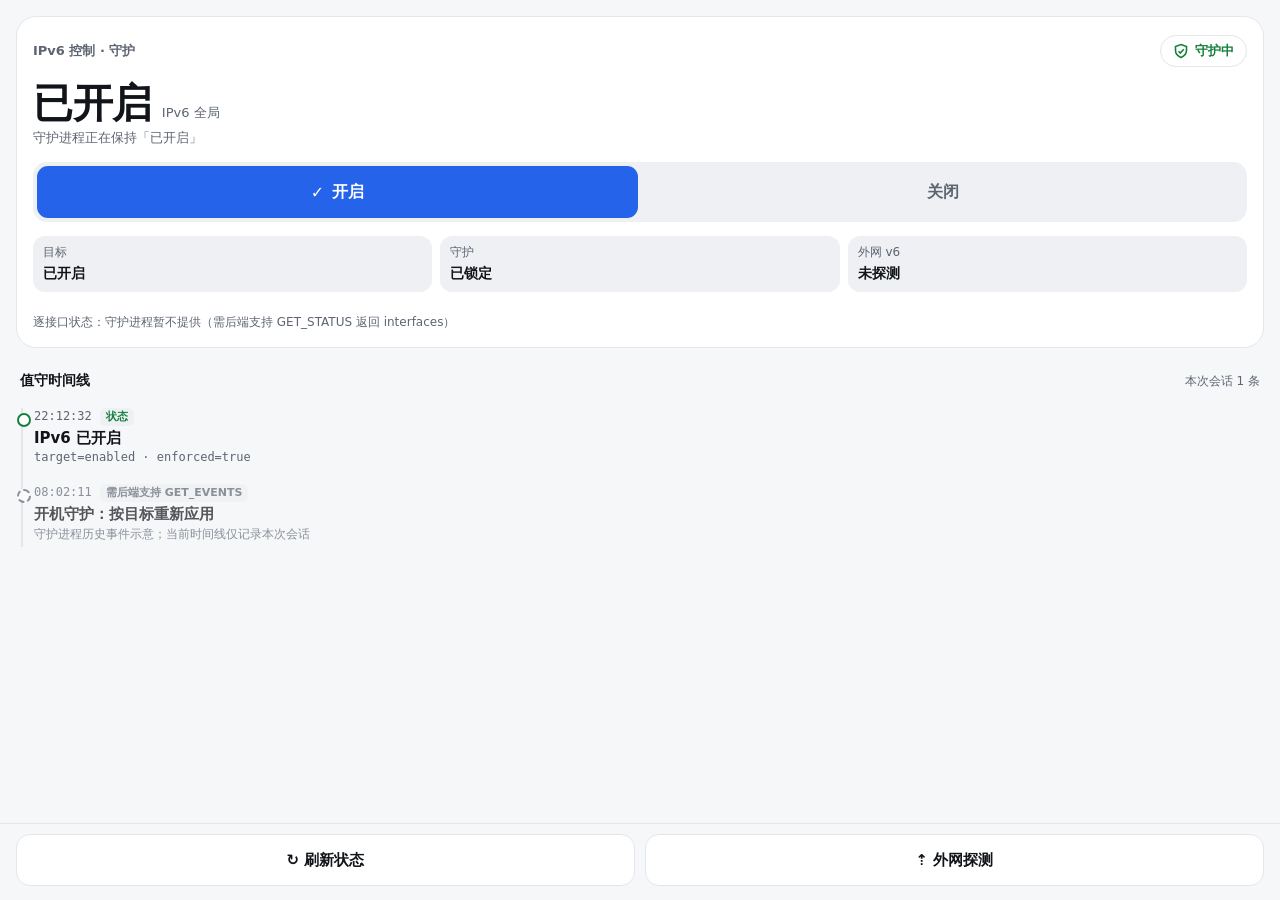
<file: design/index.html>
<!doctype html><html lang="zh-CN"><head><meta charset="utf-8"><meta name="viewport" content="width=device-width,initial-scale=1,viewport-fit=cover">
<title>IPv6 守护</title><style>
:root{--bg:#f6f7f9;--card:#fff;--ink:#111418;--mute:#5d6572;--line:#e3e6eb;--soft:#eef0f3;--acc:#2563eb;--acc-ink:#fff;--ok:#15803d;--warn:#a16207;--bad:#b91c1c;
 --f:system-ui,-apple-system,"Roboto","Noto Sans CJK SC","PingFang SC",sans-serif;--m:ui-monospace,monospace}
@media(prefers-color-scheme:dark){:root{--bg:#0b0d10;--card:#14171c;--ink:#eceef1;--mute:#98a1ae;--line:#252a32;--soft:#1c2027;--acc:#6b9bff;--acc-ink:#0b0d10;--ok:#4ade80;--warn:#facc15;--bad:#f87171}}
*{box-sizing:border-box}html{-webkit-text-size-adjust:100%}
body{margin:0;background:var(--bg);color:var(--ink);font:15px/1.45 var(--f);padding:16px 16px calc(96px + env(safe-area-inset-bottom))}
.hero{background:var(--card);border:1px solid var(--line);border-radius:20px;padding:18px 16px 16px}
.top{display:flex;justify-content:space-between;align-items:center;gap:8px}
.brand{font-size:13px;font-weight:600;color:var(--mute)}
.guard{display:inline-flex;align-items:center;gap:6px;min-height:32px;padding:0 12px;border-radius:99px;border:1px solid var(--line);font-size:13px;font-weight:600;color:var(--gc,var(--mute))}
.guard svg{width:16px;height:16px}
.state{margin:14px 0 4px;display:flex;align-items:baseline;gap:10px}
.state b{font-size:40px;line-height:1.1;font-weight:750;letter-spacing:-.01em}
.state span{font-size:13px;color:var(--mute)}
.sub{font-size:13px;color:var(--mute);margin:0 0 14px;min-height:19px}
.seg{display:grid;grid-template-columns:1fr 1fr;gap:4px;background:var(--soft);border-radius:14px;padding:4px}
.seg button{min-height:52px;border:0;border-radius:11px;background:transparent;color:var(--mute);font:600 16px var(--f);display:flex;align-items:center;justify-content:center;gap:8px}
.seg button[aria-checked=true]{background:var(--acc);color:var(--acc-ink)}
.seg button[aria-checked=true]::before{content:"✓";font-weight:700}
.seg button:focus-visible,.act button:focus-visible{outline:2px solid var(--acc);outline-offset:2px}
.seg button:disabled{opacity:.55}
.cells{display:grid;grid-template-columns:repeat(3,1fr);gap:8px;margin-top:14px}
.cells div{background:var(--soft);border-radius:12px;padding:8px 10px;font-size:12px;color:var(--mute)}
.cells b{display:block;color:var(--ink);font-size:14px;margin-top:2px;white-space:nowrap;overflow:hidden;text-overflow:ellipsis}
.chips{display:flex;flex-wrap:wrap;gap:6px;margin-top:12px}
.chip{font:12px var(--m);padding:4px 8px;border-radius:8px;border:1px solid var(--line);color:var(--ink)}
.chip.off{color:var(--mute);border-style:dashed;text-decoration:line-through}
.note{font-size:12px;color:var(--mute);margin-top:10px}
.alert{margin-top:14px;border:1px solid var(--bad);border-left-width:4px;border-radius:14px;padding:12px 14px;background:var(--card)}
.alert[hidden]{display:none}.alert b{display:block;color:var(--bad)}.alert p{margin:4px 0 8px;font-size:13px}
.alert .row{display:flex;gap:8px}.alert button{min-height:44px;padding:0 14px;border-radius:10px;border:1px solid var(--line);background:var(--soft);color:var(--ink);font:600 14px var(--f)}
h2{display:flex;justify-content:space-between;align-items:baseline;font-size:14px;margin:22px 4px 10px}
h2 small{font-weight:400;color:var(--mute);font-size:12px}
.tl{list-style:none;margin:0;padding:0 0 0 18px;position:relative}
.tl::before{content:"";position:absolute;left:5px;top:8px;bottom:8px;width:2px;background:var(--line)}
.ev{position:relative;padding:8px 0 12px}
.ev::before{content:"";position:absolute;left:-17px;top:13px;width:10px;height:10px;border-radius:50%;background:var(--card);border:2px solid var(--c,var(--mute))}
.ev .h{display:flex;gap:8px;align-items:baseline}.ev time{font:12px var(--m);color:var(--mute)}
.ev .k{font-size:11px;font-weight:600;padding:1px 6px;border-radius:6px;background:var(--soft);color:var(--c,var(--mute))}
.ev b{display:block;font-weight:600;margin-top:2px}.ev .d{font:12px var(--m);color:var(--mute);word-break:break-all}
.ev details{margin-top:4px}.ev summary{font-size:12px;color:var(--acc);min-height:28px;cursor:pointer}
.ev pre{margin:4px 0 0;font:11px/1.5 var(--m);background:var(--soft);border-radius:8px;padding:8px;white-space:pre-wrap;word-break:break-all}
.ev.ghost{opacity:.7}.ev.ghost::before{border-style:dashed}
.ev.new{animation:in .3s ease-out}@keyframes in{from{opacity:0;transform:translateY(-4px)}}
.act{position:fixed;left:0;right:0;bottom:0;display:grid;grid-template-columns:1fr 1fr;gap:10px;padding:10px 16px calc(14px + env(safe-area-inset-bottom));background:var(--bg);border-top:1px solid var(--line)}
.act button{min-height:52px;border-radius:14px;border:1px solid var(--line);background:var(--card);color:var(--ink);font:600 15px var(--f);display:flex;align-items:center;justify-content:center;gap:6px}
.act button:disabled{opacity:.55}
.spin{width:14px;height:14px;border:2px solid currentColor;border-right-color:transparent;border-radius:50%;animation:sp .8s linear infinite;display:inline-block}
@keyframes sp{to{transform:rotate(360deg)}}
.busy .state b{opacity:.5}
@media(prefers-reduced-motion:reduce){*{animation:none!important;transition:none!important}.spin{border-right-color:currentColor;opacity:.5}}
</style></head><body>
<section class="hero" aria-labelledby="stT">
 <div class="top"><span class="brand">IPv6 控制 · 守护</span><span class="guard" id="guard" role="status"><svg viewBox="0 0 16 16" fill="none" stroke="currentColor" stroke-width="1.6"><path d="M8 1.5 13.5 3.5v4c0 3.4-2.4 5.6-5.5 7-3.1-1.4-5.5-3.6-5.5-7v-4z"/><path id="gi" d=""/></svg><span id="gt">连接中</span></span></div>
 <div class="state" aria-live="polite"><b id="stT">读取中</b><span>IPv6 全局</span></div>
 <p class="sub" id="sub">正在读取 json-status…</p>
 <div class="seg" role="radiogroup" aria-label="IPv6 开关"><button role="radio" aria-checked="false" data-a="enable" id="bE">开启</button><button role="radio" aria-checked="false" data-a="disable" id="bD">关闭</button></div>
 <div class="cells"><div>目标<b id="cT">—</b></div><div>守护<b id="cG">—</b></div><div>外网 v6<b id="cO">未探测</b></div></div>
 <div class="chips" id="chips"></div><div class="note" id="note"></div>
</section>
<div class="alert" id="alert" role="alert" hidden><b id="aT"></b><p id="aM"></p><div class="row"><button id="aR">重试</button><button id="aX">关闭</button></div></div>
<h2>值守时间线 <small id="cnt"></small></h2><ol class="tl" id="tl"></ol>
<nav class="act"><button id="ref">↻ 刷新状态</button><button id="probe">⇡ 外网探测</button></nav>
<script>/* ---- 模拟层：仿真 ipv6_manager.sh 的真实 JSON 形状；真机上替换为 window.ksu.exec 桥 ---- */
const Q=new URLSearchParams(location.search);let MOCK=Q.get('state')||'enabled';
const IFS=['lo','wlan0','rmnet_data0','rmnet_data1','dummy0','ip6tnl0'];
const ST={target:MOCK==='disabled'?'disabled':'enabled'};
var fakeStatus=function(){const t=ST.target;
 if(MOCK==='mixed')return {ok:true,state:'mixed',target:'unmanaged',target_enforced:false,interfaces:IFS.map((n,i)=>({name:n,state:i%2?'disabled':'enabled'}))};
 if(MOCK==='drift')return {ok:true,state:'enabled',target:'disabled',target_enforced:false,interfaces:IFS.map(n=>({name:n,state:n==='rmnet_data1'?'enabled':'disabled'}))};
 // daemon GET_STATUS 真实形状不含 interfaces；此处附带 interfaces 仅为演示（需后端支持）
 return {ok:true,state:t,target:t,target_enforced:true,interfaces:IFS.map(n=>({name:n,state:t}))};};
const wait=ms=>new Promise(r=>setTimeout(r,ms));
async function exec(cmd){const sub=cmd.split(' ').pop();
 if(MOCK==='loading')return new Promise(()=>{});
 await wait(sub.includes('online')?1400:600);
 if(MOCK==='timeout'){throw new Error('KernelSU command timed out');}
 if(MOCK==='parse')return {errno:0,stdout:'[!] Root permission is required.\n{"ok":tr',stderr:''};
 if(MOCK==='nodaemon'&&(sub==='enable'||sub==='disable'))return {errno:1,stdout:'{"ok":false,"error":"Daemon unavailable; no fallback network writes attempted"}',stderr:''};
 if(MOCK==='noprocfs')return {errno:2,stdout:'{"ok":false,"error":"IPv6 procfs status is unavailable"}',stderr:''};
 if(sub==='enable'||sub==='disable'){ST.target=sub==='enable'?'enabled':'disabled';if(MOCK!=='drift'&&MOCK!=='mixed')MOCK=ST.target;const s=fakeStatus();return {errno:0,stdout:JSON.stringify({ok:true,state:s.state,target:s.target,target_enforced:s.target_enforced}),stderr:''};}
 if(sub==='json-status')return {errno:0,stdout:JSON.stringify(fakeStatus()),stderr:''};
 if(sub==='json-online-check'){if(MOCK==='offline'||ST.target==='disabled')return {errno:0,stdout:'{"ok":false,"error":"Online IPv6 check failed across ipify, SeeIP, and icanhazip."}',stderr:''};
  return {errno:0,stdout:JSON.stringify({ok:true,provider:'ipify',ipv6:'2409:8a55:3c1e:7a0:4d2f:91b6:e0c3:1a77',output:'Online IPv6 check passed via ipify: 2409:8a55:…'}),stderr:''};}
 return {errno:127,stdout:'',stderr:'unknown'};}
const SCRIPT='/data/adb/modules/ipv6_ctrl/scripts/ipv6_manager.sh';
async function run(sub,timeout=15000){let r;
 try{r=await Promise.race([exec(`sh ${SCRIPT} ${sub}`),wait(timeout).then(()=>{throw new Error('timeout')})]);}
 catch(e){return {kind:'timeout',msg:String(e.message||e)}}
 let d;try{d=JSON.parse((r.stdout||'').trim())}catch(e){return {kind:'parse',msg:e.message,raw:r.stdout}}
 if(!d.ok)return {kind:/Daemon unavailable/.test(d.error)?'nodaemon':'error',msg:d.error,data:d};
 return {kind:'ok',data:d};}
const CN={enabled:'已开启',disabled:'已关闭',mixed:'混合',unknown:'未知',unmanaged:'未托管'};
const ERRCN={timeout:'命令超时（15 秒无响应）',parse:'返回内容不是合法 JSON',nodaemon:'守护进程不可用，未执行任何写入',error:'脚本返回错误'};
if(Q.get('theme'))document.documentElement.dataset.theme=Q.get('theme');

/* 与真实后端对齐：守护进程 GET_STATUS 不含 interfaces；仅 procfs 回退（target=unmanaged）才有 */
const _fs=fakeStatus;fakeStatus=function(){const s=_fs();if(s.target!=='unmanaged')delete s.interfaces;return s};
const $=s=>document.querySelector(s);let busy=false,last=null,lastFail=null;const log=[];
const now=()=>new Date().toTimeString().slice(0,8);
const ICON={ok:'M5.5 8.2 7.3 10 10.8 6.3',bad:'M8 5v3.6M8 10.8v.2',warn:'M5.5 8h5',idle:''};
const FIX={nodaemon:['守护进程未运行','未执行任何写入。请确认模块已在 KernelSU 中启用；必要时重启设备让 service.sh 拉起守护进程。'],
 timeout:['命令超时（15 秒）','KernelSU 在 15 秒内没有返回。可能设备卡顿或脚本挂起，稍后重试；若反复出现请检查守护进程。'],
 parse:['返回内容无法解析','脚本输出不是合法 JSON，常见原因是缺少 root 授权。请在 KernelSU 中确认本模块的 root 权限。'],
 error:['脚本返回错误','见时间线中的原始输出。']};
function ev(kind,tag,title,detail,raw,ghost){log.unshift({kind,tag,title,detail,raw,t:ghost||now(),ghost:!!ghost});paint()}
function paint(){const C={ok:'var(--ok)',bad:'var(--bad)',warn:'var(--warn)',acc:'var(--acc)',info:'var(--mute)'};
 $('#tl').innerHTML=log.slice(0,40).map((e,i)=>`<li class="ev ${i===0&&!e.ghost?'new':''} ${e.ghost?'ghost':''}" style="--c:${C[e.kind]}"><div class="h"><time>${e.t}</time><span class="k">${e.tag}</span></div><b>${e.title}</b>${e.detail?`<div class="d">${e.detail}</div>`:''}${e.raw?`<details><summary>查看原始输出</summary><pre>${e.raw.replace(/</g,'&lt;')}</pre></details>`:''}</li>`).join('');
 $('#cnt').textContent=`本次会话 ${log.filter(e=>!e.ghost).length} 条`}
function guard(kind,text){$('#guard').style.setProperty('--gc',{ok:'var(--ok)',bad:'var(--bad)',warn:'var(--warn)',idle:'var(--mute)'}[kind]);$('#gi').setAttribute('d',ICON[kind]);$('#gt').textContent=text}
function render(d){last=d;const s=d.state;$('#stT').textContent=CN[s]||'未知';
 $('#bE').setAttribute('aria-checked',s==='enabled');$('#bD').setAttribute('aria-checked',s==='disabled');
 $('#cT').textContent=CN[d.target]||d.target;
 if(d.target==='unmanaged'){guard('warn','未托管');$('#cG').textContent='离线 · 只读';$('#sub').textContent='守护进程未响应，状态来自 procfs 回退读取'}
 else if(d.target_enforced){guard('ok','守护中');$('#cG').textContent='已锁定';$('#sub').textContent=`守护进程正在保持「${CN[d.target]}」`}
 else{guard('bad','偏离目标');$('#cG').textContent='偏离';$('#sub').textContent=`实际「${CN[s]}」≠ 目标「${CN[d.target]}」，可再次下发`}
 if(s==='mixed')$('#sub').textContent='部分接口与全局状态不一致（见下方接口）';
 const ifs=d.interfaces;$('#chips').innerHTML=ifs?ifs.map(i=>`<span class="chip ${i.state==='enabled'?'':'off'}" title="${CN[i.state]}">${i.state==='enabled'?'●':'○'} ${i.name}</span>`).join(''):'';
 $('#note').textContent=ifs?'● 开启　○ 关闭':'逐接口状态：守护进程暂不提供（需后端支持 GET_STATUS 返回 interfaces）'}
function fail(r,what,retry){const [t,m]=FIX[r.kind]||FIX.error;lastFail=retry;$('#aT').textContent=`${what}失败 · ${t}`;$('#aM').textContent=m;$('#alert').hidden=false;
 ev('bad','错误',`${what}失败 · ${t}`,r.msg,r.raw||(r.data?JSON.stringify(r.data):r.msg))}
function lock(on,btn,label){busy=on;document.body.classList.toggle('busy',on);document.querySelectorAll('button').forEach(b=>{if(!b.closest('.alert'))b.disabled=on});
 if(btn){btn.dataset.l=btn.dataset.l||btn.innerHTML;btn.innerHTML=on?`<span class="spin" aria-hidden="true"></span>${label}`:btn.dataset.l}}
async function status(){const r=await run('json-status');if(r.kind!=='ok'){fail(r,'读取状态',status);$('#stT').textContent='未知';$('#sub').textContent='无法读取状态';guard('idle','未知');return}
 const d=r.data,changed=!last||last.state!==d.state||last.target_enforced!==d.target_enforced||last.target!==d.target;
 if(changed){ev(d.state==='enabled'?'ok':d.state==='disabled'?'info':'warn','状态',`IPv6 ${CN[d.state]}`,`target=${d.target} · enforced=${d.target_enforced}`);
  if(d.target!=='unmanaged'&&!d.target_enforced)ev('warn','偏离','检测到实际状态偏离目标',`实际 ${d.state} ≠ 目标 ${d.target}`)}
 render(d)}
async function toggle(a){if(busy||!last)return;if(last.target_enforced&&last.state===(a==='enable'?'enabled':'disabled'))return;
 $('#alert').hidden=true;const btn=a==='enable'?$('#bE'):$('#bD');lock(true,btn,'下发中');$('#sub').textContent=`正在${a==='enable'?'开启':'关闭'} IPv6…`;
 ev('acc','指令',`下发：${a==='enable'?'开启':'关闭'} IPv6`,`sh ipv6_manager.sh ${a}`);
 const r=await run(a);if(r.kind!=='ok')fail(r,a==='enable'?'开启':'关闭',()=>toggle(a));else ev(r.data.target_enforced?'ok':'warn','确认','守护进程已确认',`state=${r.data.state} · enforced=${r.data.target_enforced}`);
 await status();lock(false,btn)}
async function refresh(){if(busy)return;$('#alert').hidden=true;lock(true,$('#ref'),'读取中');await status();lock(false,$('#ref'))}
async function probe(){if(busy)return;lock(true,$('#probe'),'探测中');$('#cO').textContent='探测中…';const r=await run('json-online-check',20000);
 if(r.kind==='ok'){$('#cO').textContent='✓ 可达';ev('ok','探测',`外网 IPv6 可达（${r.data.provider}）`,r.data.ipv6)}
 else if(r.kind==='error'){$('#cO').textContent='✕ 不可达';ev('warn','探测','外网 IPv6 不可达',r.msg)}
 else{$('#cO').textContent='— 失败';fail(r,'外网探测',probe)}
 lock(false,$('#probe'))}
$('#bE').onclick=()=>toggle('enable');$('#bD').onclick=()=>toggle('disable');$('#ref').onclick=refresh;$('#probe').onclick=probe;
$('#aX').onclick=()=>$('#alert').hidden=true;$('#aR').onclick=()=>{$('#alert').hidden=true;lastFail&&lastFail()};
log.push({kind:'info',tag:'需后端支持 GET_EVENTS',title:'开机守护：按目标重新应用',detail:'守护进程历史事件示意；当前时间线仅记录本次会话',t:'08:02:11',ghost:true});paint();
(async()=>{lock(true,$('#ref'),'读取中');await status();lock(false,$('#ref'));
 if(Q.get('act'))await toggle(Q.get('act'));if(Q.get('probe'))await probe()})();
</script></body></html>
</file>
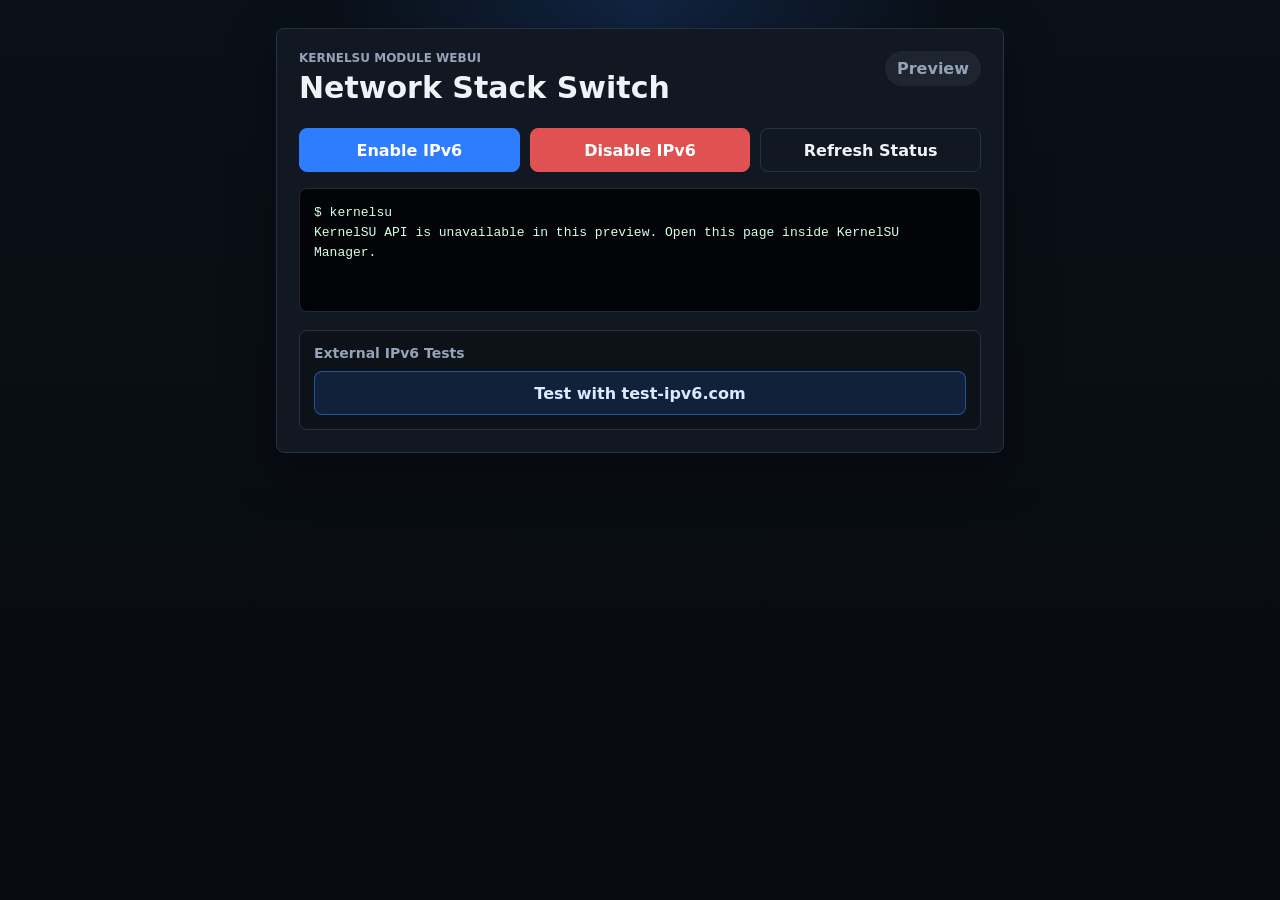
<file: webroot/index.html>
<!doctype html>
<html lang="en">
  <head>
    <meta charset="utf-8" />
    <meta name="viewport" content="width=device-width, initial-scale=1" />
    <title>Network Stack Switch</title>
    <link rel="stylesheet" href="style.css" />
  </head>
  <body>
    <main class="shell">
      <section class="panel">
        <div class="topbar">
          <div>
            <p class="eyebrow">KernelSU Module WebUI</p>
            <h1>Network Stack Switch</h1>
          </div>
          <div id="stateBadge" class="badge pending">Ready</div>
        </div>

        <div class="actions" aria-label="IPv6 controls">
          <button id="enableBtn" class="primary" type="button">Enable IPv6</button>
          <button id="disableBtn" class="danger" type="button">Disable IPv6</button>
          <button id="refreshBtn" type="button">Refresh Status</button>
        </div>

        <pre id="output" class="terminal" aria-live="polite">$ ipv6_manager json-status
KernelSU WebUI ready.</pre>

        <div class="checkPanel">
          <h2>External IPv6 Tests</h2>
          <div class="checkActions">
            <button id="externalTestBtn" class="buttonLink primaryLink" type="button">
              Test with test-ipv6.com
            </button>
          </div>
        </div>
      </section>
    </main>
    <script type="module" src="app.js"></script>
  </body>
</html>
</file>
<file: webroot/style.css>
:root {
  color-scheme: dark;
  --bg: #080b10;
  --panel: #121821;
  --panel-2: #0d1219;
  --text: #eef3f8;
  --muted: #94a3b8;
  --line: #263241;
  --primary: #2f7dff;
  --danger: #e05252;
  --enabled: #43d17d;
  --disabled: #ff9f5a;
  --terminal: #020407;
  --terminal-text: #d7ffe3;
  --shadow: 0 18px 50px rgba(0, 0, 0, 0.35);
}

* {
  box-sizing: border-box;
}

body {
  margin: 0;
  min-height: 100vh;
  background:
    radial-gradient(circle at top, rgba(47, 125, 255, 0.18), transparent 28%),
    linear-gradient(180deg, #0a1018 0%, #080b10 100%);
  color: var(--text);
  font-family:
    Inter, ui-sans-serif, system-ui, -apple-system, BlinkMacSystemFont, "Segoe UI",
    sans-serif;
}

button {
  min-height: 44px;
  border: 1px solid var(--line);
  border-radius: 8px;
  background: transparent;
  color: var(--text);
  cursor: pointer;
  font: inherit;
  font-weight: 650;
  padding: 0 16px;
}

a.buttonLink,
button.buttonLink {
  display: inline-flex;
  align-items: center;
  justify-content: center;
  min-height: 44px;
  border: 1px solid var(--line);
  border-radius: 8px;
  color: var(--text);
  font-weight: 650;
  padding: 0 16px;
  text-decoration: none;
}

a.primaryLink,
button.primaryLink {
  background: rgba(47, 125, 255, 0.14);
  border-color: rgba(47, 125, 255, 0.55);
  color: #dce9ff;
}

button:disabled {
  cursor: wait;
  opacity: 0.55;
}

.shell {
  width: min(760px, 100%);
  margin: 0 auto;
  padding: 28px 16px;
}

.panel {
  background: var(--panel);
  border: 1px solid var(--line);
  border-radius: 8px;
  box-shadow: var(--shadow);
  padding: 22px;
}

.topbar {
  display: flex;
  align-items: flex-start;
  justify-content: space-between;
  gap: 16px;
}

.eyebrow {
  margin: 0 0 6px;
  color: var(--muted);
  font-size: 12px;
  font-weight: 700;
  letter-spacing: 0;
  text-transform: uppercase;
}

h1,
h2 {
  margin: 0;
  letter-spacing: 0;
}

h1 {
  font-size: 30px;
  line-height: 1.1;
}

h2 {
  font-size: 16px;
}

.badge {
  min-width: 96px;
  border-radius: 999px;
  font-weight: 750;
  padding: 8px 12px;
  text-align: center;
  white-space: nowrap;
}

.badge.enabled {
  background: rgba(21, 127, 59, 0.12);
  color: var(--enabled);
}

.badge.disabled {
  background: rgba(143, 59, 22, 0.13);
  color: var(--disabled);
}

.badge.pending,
.badge.error {
  background: rgba(104, 112, 125, 0.15);
  color: var(--muted);
}

.badge.running {
  background: rgba(47, 125, 255, 0.14);
  color: #dce9ff;
}

.badge.running::after {
  display: inline-block;
  width: 1.2em;
  content: "";
  animation: loadingDots 1.1s steps(4, end) infinite;
}

@keyframes loadingDots {
  0% {
    content: "";
  }

  25% {
    content: ".";
  }

  50% {
    content: "..";
  }

  75%,
  100% {
    content: "...";
  }
}

.actions {
  display: grid;
  grid-template-columns: repeat(3, minmax(0, 1fr));
  gap: 10px;
  margin: 24px 0 16px;
}

.primary {
  background: var(--primary);
  border-color: var(--primary);
  color: #ffffff;
}

.danger {
  background: var(--danger);
  border-color: var(--danger);
  color: #ffffff;
}

.terminal {
  min-height: 124px;
  margin: 0;
  overflow: auto;
  border: 1px solid #1f2a37;
  border-radius: 8px;
  background: var(--terminal);
  color: var(--terminal-text);
  font-family:
    "SFMono-Regular", Consolas, "Liberation Mono", Menlo, ui-monospace, monospace;
  font-size: 13px;
  line-height: 1.55;
  padding: 14px;
  white-space: pre-wrap;
}

.checkPanel {
  margin-top: 18px;
  border: 1px solid var(--line);
  border-radius: 8px;
  background: var(--panel-2);
  padding: 14px;
}

.checkPanel h2 {
  color: var(--muted);
  font-size: 14px;
  margin-bottom: 10px;
}

.checkActions {
  display: grid;
  grid-template-columns: 1fr;
  gap: 10px;
}

@media (max-width: 560px) {
  .shell {
    padding: 12px;
  }

  .panel {
    padding: 16px;
  }

  .topbar,
  .actions,
  .checkActions {
    grid-template-columns: 1fr;
  }

  .topbar {
    display: grid;
  }

  .badge {
    width: 100%;
  }
}
</file>
